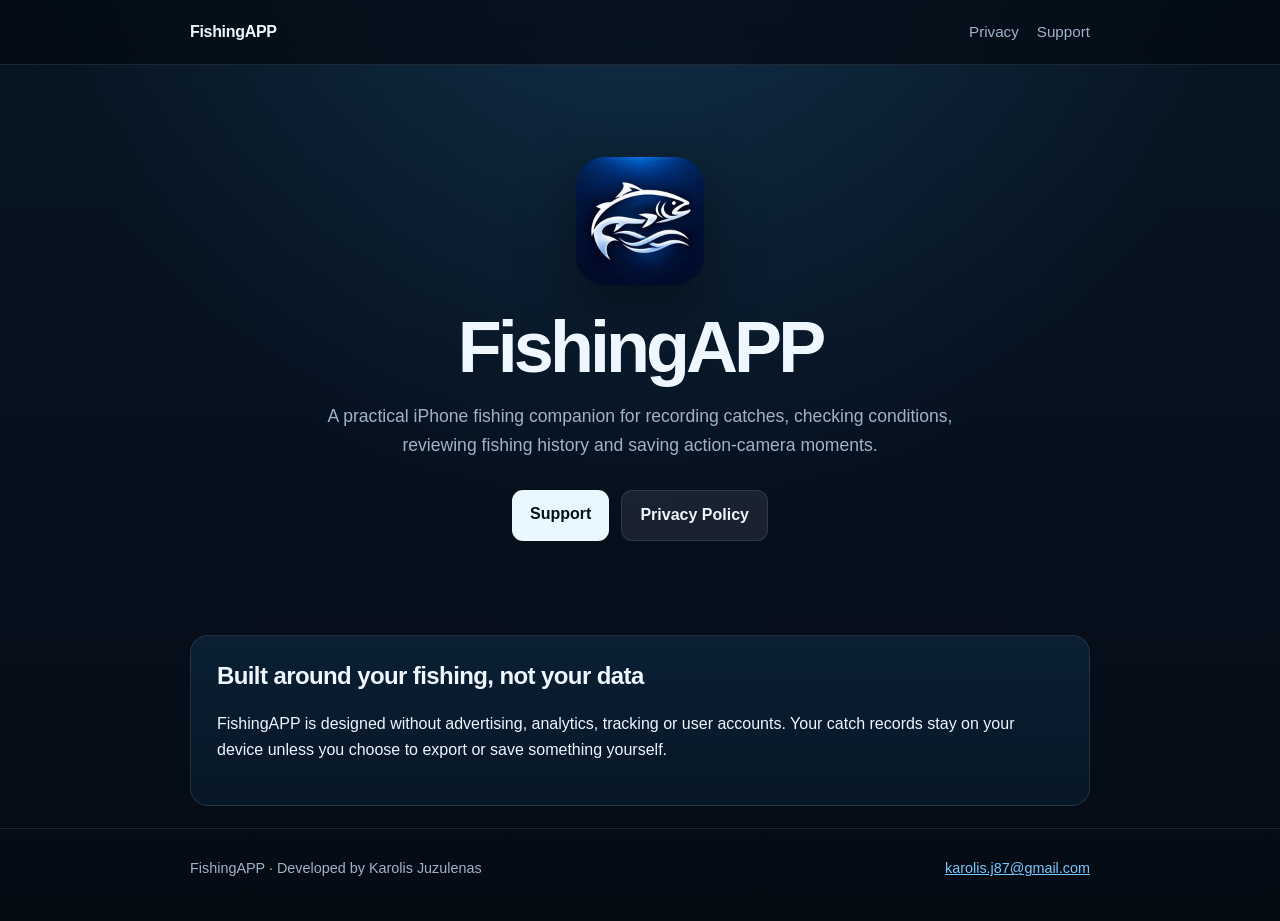
<file: index.html>
<!doctype html>
<html lang="en">
<head>
  <meta charset="utf-8">
  <meta name="viewport" content="width=device-width,initial-scale=1">
  <meta name="description" content="FishingAPP — a private, practical fishing companion for iPhone.">
  <title>FishingAPP</title>
  <link rel="stylesheet" href="styles.css">
</head>
<body>
<header>
  <div class="wrap">
    <nav>
      <a class="brand" href="./">FishingAPP</a>
      <div class="navlinks">
        <a href="privacy.html">Privacy</a>
        <a href="support.html">Support</a>
      </div>
    </nav>
  </div>
</header>

<main>
  <section class="hero wrap">
    <img class="app-icon" src="fishingapp-logo.jpg" alt="FishingAPP logo">
    <h1>FishingAPP</h1>
    <p class="lead">
      A practical iPhone fishing companion for recording catches, checking conditions,
      reviewing fishing history and saving action-camera moments.
    </p>
    <div class="actions">
      <a class="button" href="support.html">Support</a>
      <a class="button secondary" href="privacy.html">Privacy Policy</a>
    </div>
  </section>

  <section class="wrap">
    <div class="card">
      <h2 style="margin-top:0">Built around your fishing, not your data</h2>
      <p>
        FishingAPP is designed without advertising, analytics, tracking or user accounts.
        Your catch records stay on your device unless you choose to export or save something yourself.
      </p>
    </div>
  </section>
</main>

<footer>
  <div class="wrap">
    <span>FishingAPP · Developed by Karolis Juzulenas</span>
    <span><a href="mailto:karolis.j87@gmail.com">karolis.j87@gmail.com</a></span>
  </div>
</footer>
</body>
</html>
</file>
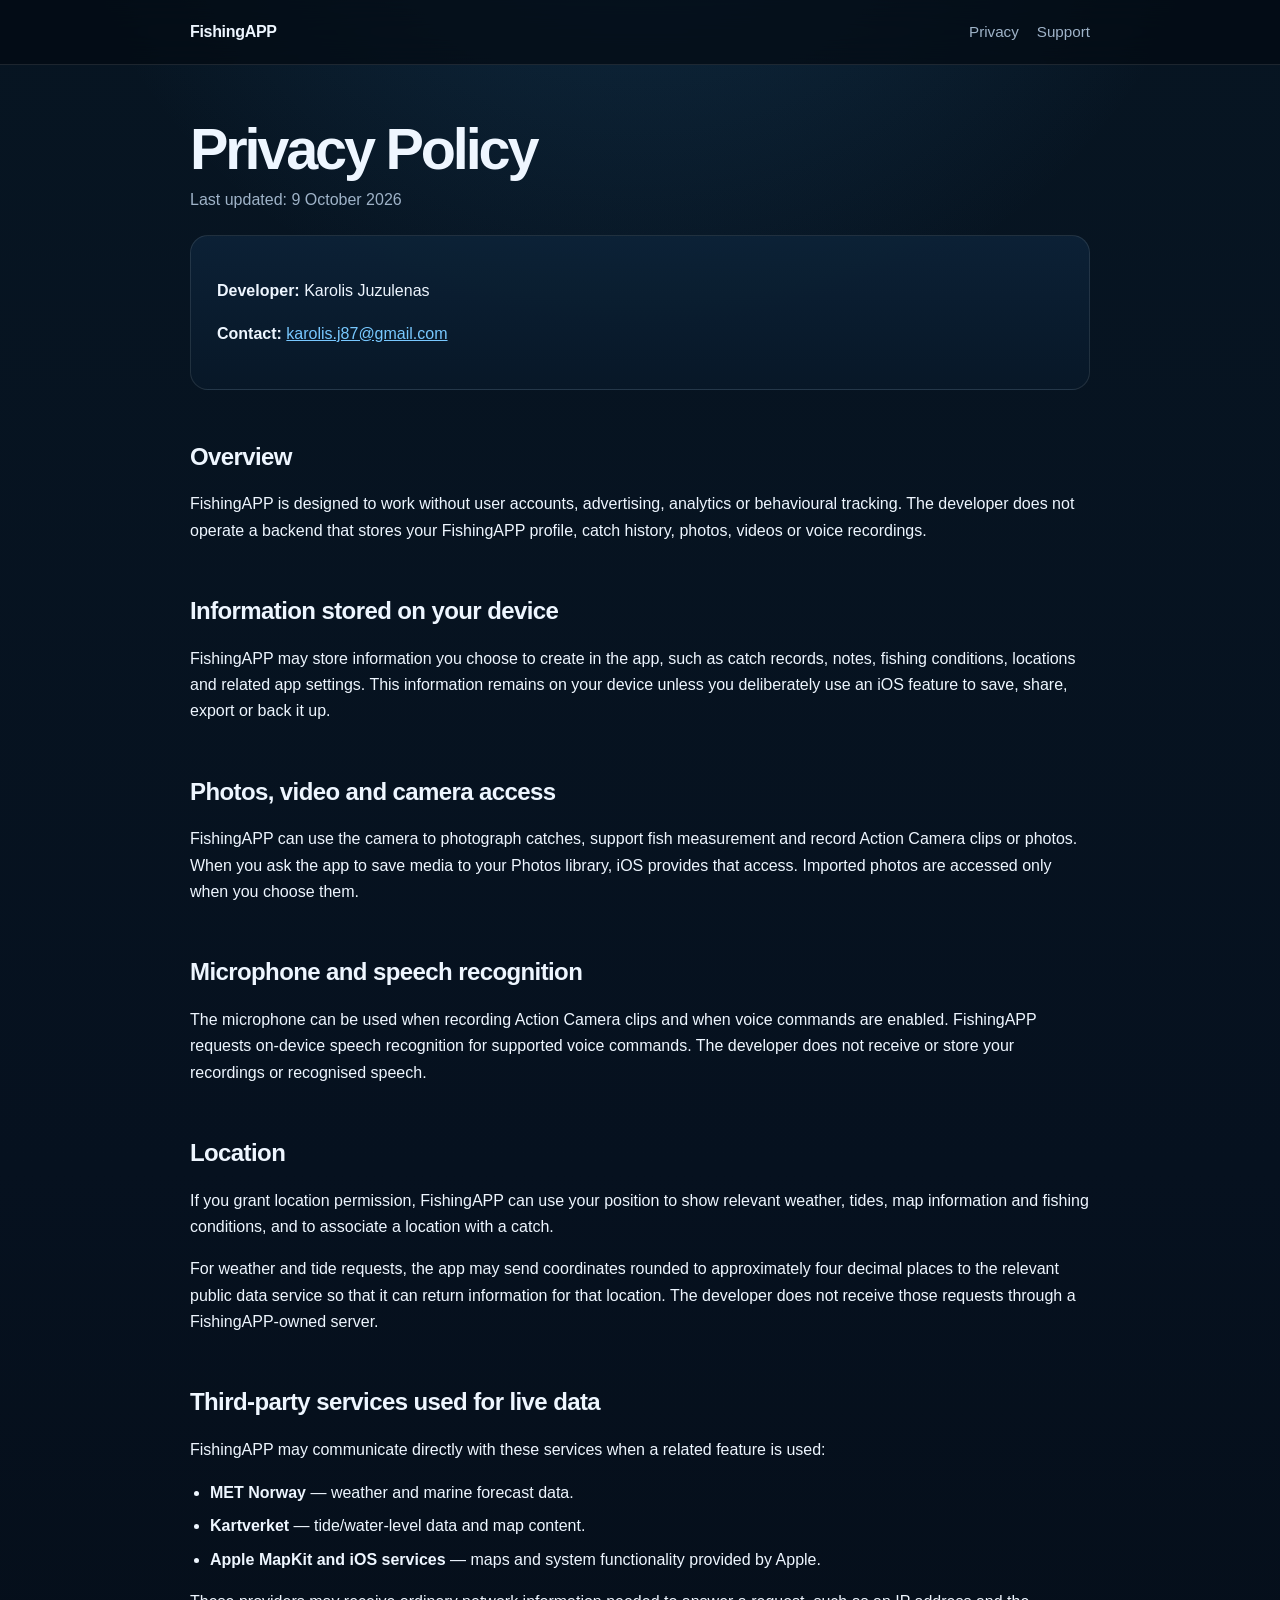
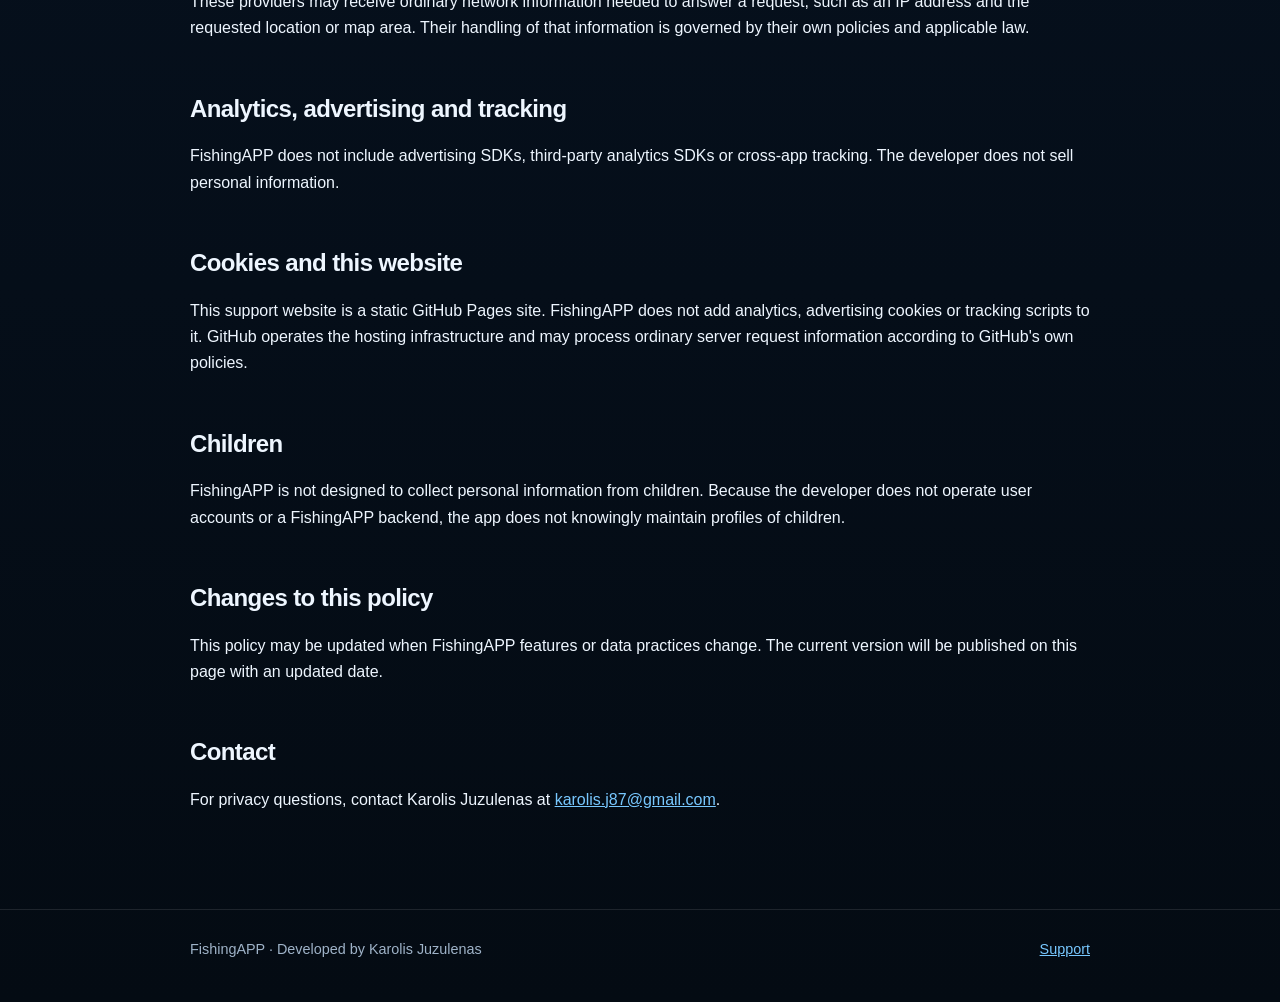
<file: privacy.html>
<!doctype html>
<html lang="en">
<head>
  <meta charset="utf-8">
  <meta name="viewport" content="width=device-width,initial-scale=1">
  <meta name="description" content="FishingAPP Privacy Policy.">
  <title>Privacy Policy · FishingAPP</title>
  <link rel="stylesheet" href="styles.css">
</head>
<body>
<header>
  <div class="wrap">
    <nav>
      <a class="brand" href="./">FishingAPP</a>
      <div class="navlinks">
        <a href="privacy.html">Privacy</a>
        <a href="support.html">Support</a>
      </div>
    </nav>
  </div>
</header>

<main class="page wrap">
  <h1 class="page-title">Privacy Policy</h1>
  <p class="meta">Last updated: 9 October 2026</p>

  <div class="card">
    <p><strong>Developer:</strong> Karolis Juzulenas</p>
    <p><strong>Contact:</strong> <a href="mailto:karolis.j87@gmail.com">karolis.j87@gmail.com</a></p>
  </div>

  <h2>Overview</h2>
  <p>
    FishingAPP is designed to work without user accounts, advertising, analytics or behavioural tracking.
    The developer does not operate a backend that stores your FishingAPP profile, catch history, photos,
    videos or voice recordings.
  </p>

  <h2>Information stored on your device</h2>
  <p>
    FishingAPP may store information you choose to create in the app, such as catch records, notes,
    fishing conditions, locations and related app settings. This information remains on your device
    unless you deliberately use an iOS feature to save, share, export or back it up.
  </p>

  <h2>Photos, video and camera access</h2>
  <p>
    FishingAPP can use the camera to photograph catches, support fish measurement and record Action Camera
    clips or photos. When you ask the app to save media to your Photos library, iOS provides that access.
    Imported photos are accessed only when you choose them.
  </p>

  <h2>Microphone and speech recognition</h2>
  <p>
    The microphone can be used when recording Action Camera clips and when voice commands are enabled.
    FishingAPP requests on-device speech recognition for supported voice commands. The developer does not
    receive or store your recordings or recognised speech.
  </p>

  <h2>Location</h2>
  <p>
    If you grant location permission, FishingAPP can use your position to show relevant weather, tides,
    map information and fishing conditions, and to associate a location with a catch.
  </p>
  <p>
    For weather and tide requests, the app may send coordinates rounded to approximately four decimal places
    to the relevant public data service so that it can return information for that location. The developer
    does not receive those requests through a FishingAPP-owned server.
  </p>

  <h2>Third-party services used for live data</h2>
  <p>FishingAPP may communicate directly with these services when a related feature is used:</p>
  <ul>
    <li><strong>MET Norway</strong> — weather and marine forecast data.</li>
    <li><strong>Kartverket</strong> — tide/water-level data and map content.</li>
    <li><strong>Apple MapKit and iOS services</strong> — maps and system functionality provided by Apple.</li>
  </ul>
  <p>
    These providers may receive ordinary network information needed to answer a request, such as an IP address
    and the requested location or map area. Their handling of that information is governed by their own policies
    and applicable law.
  </p>

  <h2>Analytics, advertising and tracking</h2>
  <p>
    FishingAPP does not include advertising SDKs, third-party analytics SDKs or cross-app tracking.
    The developer does not sell personal information.
  </p>

  <h2>Cookies and this website</h2>
  <p>
    This support website is a static GitHub Pages site. FishingAPP does not add analytics, advertising cookies
    or tracking scripts to it. GitHub operates the hosting infrastructure and may process ordinary server
    request information according to GitHub's own policies.
  </p>

  <h2>Children</h2>
  <p>
    FishingAPP is not designed to collect personal information from children. Because the developer does not
    operate user accounts or a FishingAPP backend, the app does not knowingly maintain profiles of children.
  </p>

  <h2>Changes to this policy</h2>
  <p>
    This policy may be updated when FishingAPP features or data practices change. The current version will be
    published on this page with an updated date.
  </p>

  <h2>Contact</h2>
  <p>
    For privacy questions, contact Karolis Juzulenas at
    <a href="mailto:karolis.j87@gmail.com">karolis.j87@gmail.com</a>.
  </p>
</main>

<footer>
  <div class="wrap">
    <span>FishingAPP · Developed by Karolis Juzulenas</span>
    <span><a href="support.html">Support</a></span>
  </div>
</footer>
</body>
</html>
</file>
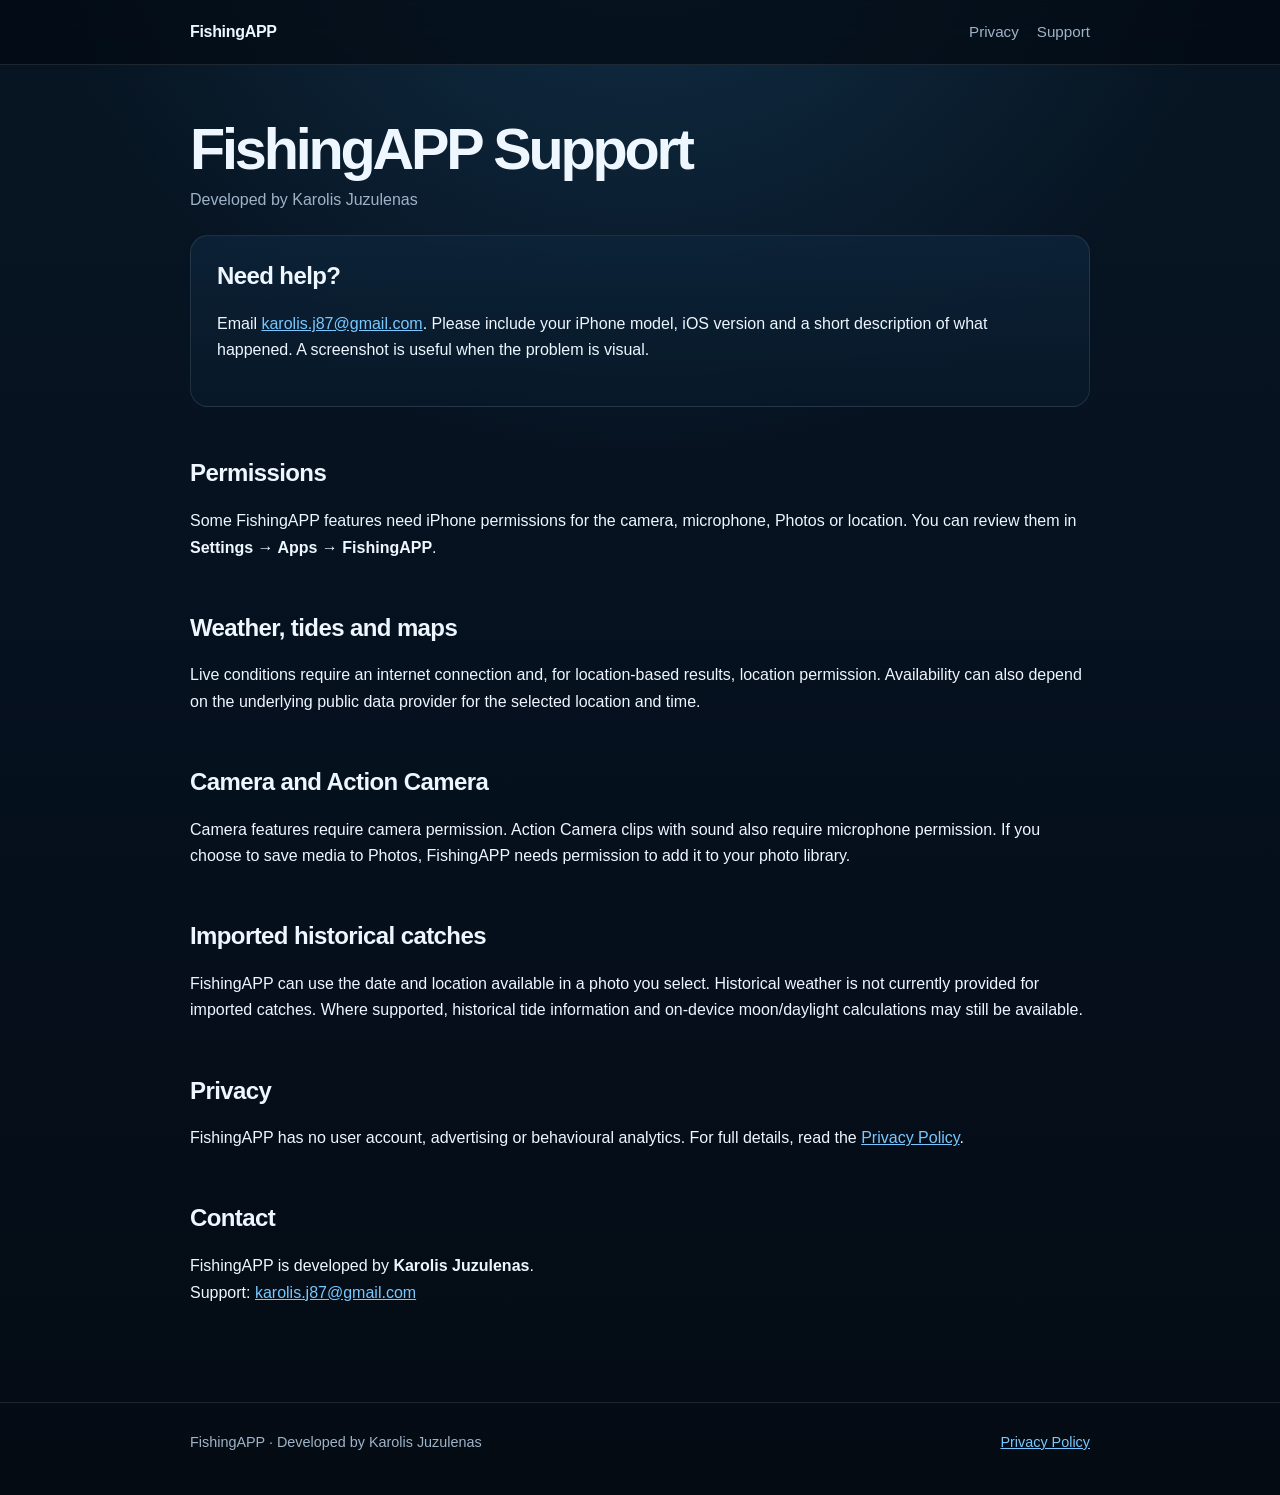
<file: support.html>
<!doctype html>
<html lang="en">
<head>
  <meta charset="utf-8">
  <meta name="viewport" content="width=device-width,initial-scale=1">
  <meta name="description" content="FishingAPP support and contact information.">
  <title>Support · FishingAPP</title>
  <link rel="stylesheet" href="styles.css">
</head>
<body>
<header>
  <div class="wrap">
    <nav>
      <a class="brand" href="./">FishingAPP</a>
      <div class="navlinks">
        <a href="privacy.html">Privacy</a>
        <a href="support.html">Support</a>
      </div>
    </nav>
  </div>
</header>

<main class="page wrap">
  <h1 class="page-title">FishingAPP Support</h1>
  <p class="meta">Developed by Karolis Juzulenas</p>

  <div class="card">
    <h2 style="margin-top:0">Need help?</h2>
    <p>
      Email <a href="mailto:karolis.j87@gmail.com">karolis.j87@gmail.com</a>.
      Please include your iPhone model, iOS version and a short description of what happened.
      A screenshot is useful when the problem is visual.
    </p>
  </div>

  <h2>Permissions</h2>
  <p>
    Some FishingAPP features need iPhone permissions for the camera, microphone, Photos or location.
    You can review them in <strong>Settings → Apps → FishingAPP</strong>.
  </p>

  <h2>Weather, tides and maps</h2>
  <p>
    Live conditions require an internet connection and, for location-based results, location permission.
    Availability can also depend on the underlying public data provider for the selected location and time.
  </p>

  <h2>Camera and Action Camera</h2>
  <p>
    Camera features require camera permission. Action Camera clips with sound also require microphone permission.
    If you choose to save media to Photos, FishingAPP needs permission to add it to your photo library.
  </p>

  <h2>Imported historical catches</h2>
  <p>
    FishingAPP can use the date and location available in a photo you select. Historical weather is not currently
    provided for imported catches. Where supported, historical tide information and on-device moon/daylight
    calculations may still be available.
  </p>

  <h2>Privacy</h2>
  <p>
    FishingAPP has no user account, advertising or behavioural analytics. For full details, read the
    <a href="privacy.html">Privacy Policy</a>.
  </p>

  <h2>Contact</h2>
  <p>
    FishingAPP is developed by <strong>Karolis Juzulenas</strong>.<br>
    Support: <a href="mailto:karolis.j87@gmail.com">karolis.j87@gmail.com</a>
  </p>
</main>

<footer>
  <div class="wrap">
    <span>FishingAPP · Developed by Karolis Juzulenas</span>
    <span><a href="privacy.html">Privacy Policy</a></span>
  </div>
</footer>
</body>
</html>
</file>
<file: styles.css>
:root {
  color-scheme: dark;
  --bg: #06111f;
  --panel: #0a1b2d;
  --panel-2: #0d243a;
  --text: #eef6ff;
  --muted: #9fb3c8;
  --accent: #78c8ff;
  --line: rgba(255,255,255,.10);
}
* { box-sizing: border-box; }
html { scroll-behavior: smooth; }
body {
  margin: 0;
  font-family: -apple-system, BlinkMacSystemFont, "SF Pro Text", "Segoe UI", sans-serif;
  background:
    radial-gradient(circle at 50% -10%, rgba(50,130,190,.25), transparent 38rem),
    linear-gradient(180deg, #071522 0%, var(--bg) 45%, #040b13 100%);
  color: var(--text);
  line-height: 1.65;
  min-height: 100vh;
}
a { color: var(--accent); }
.wrap { width: min(900px, calc(100% - 36px)); margin: 0 auto; }
header {
  border-bottom: 1px solid var(--line);
  background: rgba(4,11,19,.72);
  backdrop-filter: blur(16px);
  position: sticky;
  top: 0;
}
nav { display: flex; align-items: center; justify-content: space-between; min-height: 64px; gap: 20px; }
.brand { color: var(--text); text-decoration: none; font-weight: 750; letter-spacing: -.02em; }
.navlinks { display: flex; gap: 18px; font-size: .95rem; }
.navlinks a { color: var(--muted); text-decoration: none; }
.navlinks a:hover { color: var(--text); }
.hero { padding: 92px 0 72px; text-align: center; }
.app-icon {
  display: block;
  width: 128px;
  height: 128px;
  margin: 0 auto 26px;
  border-radius: 29px;
  object-fit: cover;
  box-shadow: 0 22px 60px rgba(0,0,0,.42);
}
h1 { font-size: clamp(2.4rem, 7vw, 4.5rem); line-height: 1.02; letter-spacing: -.055em; margin: 0 0 18px; }
h2 { margin-top: 2.2em; line-height: 1.2; letter-spacing: -.025em; }
h3 { margin-top: 1.7em; }
.lead { max-width: 680px; margin: 0 auto; color: var(--muted); font-size: 1.1rem; }
.actions { margin-top: 30px; display: flex; gap: 12px; justify-content: center; flex-wrap: wrap; }
.button {
  display: inline-block; text-decoration: none; color: #04101b; background: #e9f7ff;
  padding: 11px 18px; border-radius: 11px; font-weight: 700;
}
.button.secondary { color: var(--text); background: rgba(255,255,255,.08); border: 1px solid var(--line); }
.card {
  background: linear-gradient(180deg, rgba(13,36,58,.82), rgba(8,25,41,.82));
  border: 1px solid var(--line);
  border-radius: 18px;
  padding: 26px;
  margin: 22px 0;
}
main.page { padding: 55px 0 80px; }
.page-title { font-size: clamp(2.2rem, 6vw, 3.6rem); margin-bottom: 8px; }
.meta { color: var(--muted); margin-top: 0; }
ul { padding-left: 1.25rem; }
li + li { margin-top: .45rem; }
code { background: rgba(255,255,255,.07); padding: .12em .36em; border-radius: 5px; }
footer {
  border-top: 1px solid var(--line);
  color: var(--muted);
  font-size: .9rem;
  padding: 28px 0 40px;
}
footer .wrap { display: flex; justify-content: space-between; gap: 18px; flex-wrap: wrap; }
.small { color: var(--muted); font-size: .95rem; }
@media (max-width: 600px) {
  .navlinks { gap: 12px; font-size: .88rem; }
  .hero { padding-top: 68px; }
  .app-icon { width: 116px; height: 116px; border-radius: 27px; }
}
</file>
